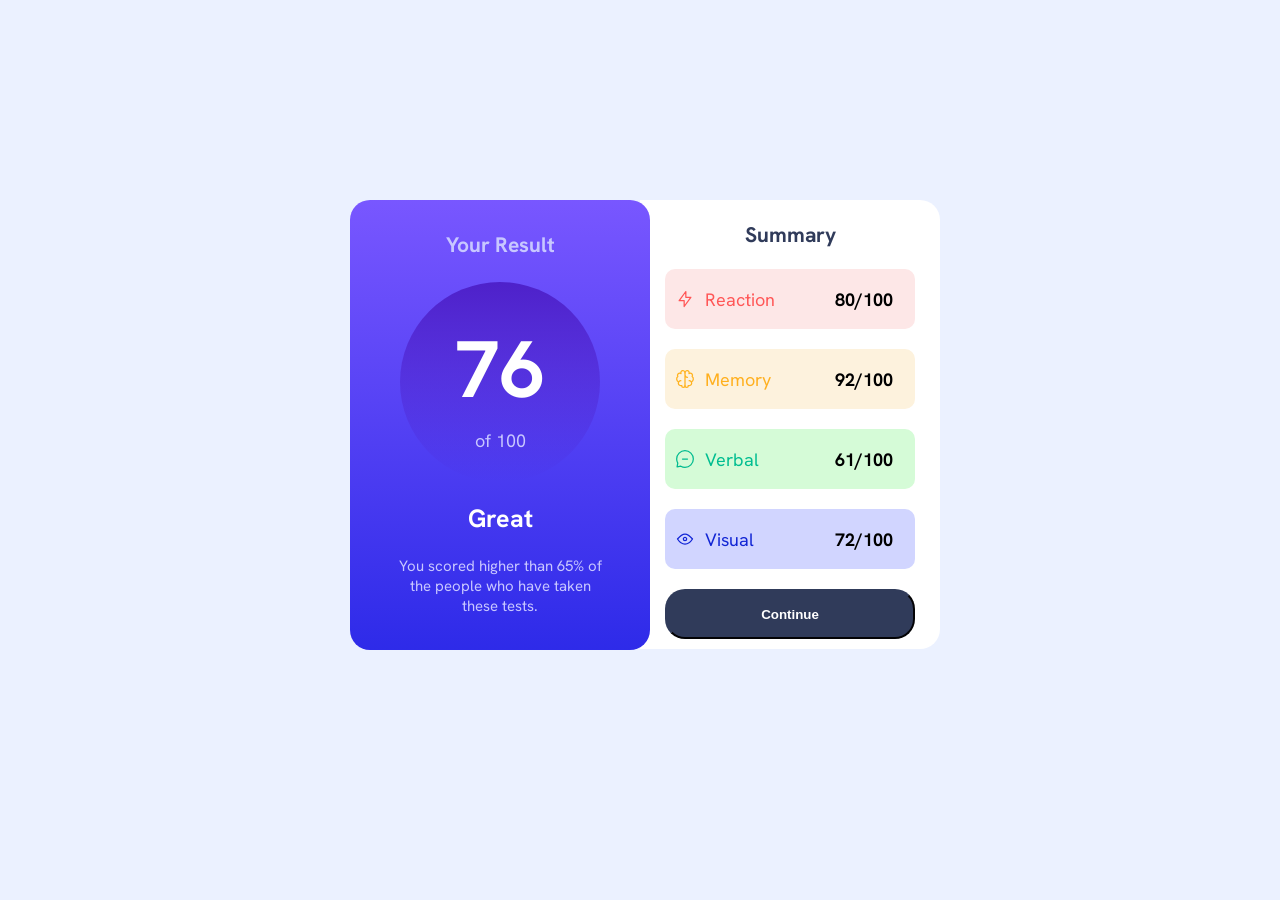
<file: index.html>
<!DOCTYPE html>
<html lang="en">

<head>
  <meta charset="UTF-8">
  <meta name="viewport" content="width=device-width, initial-scale=1.0">
  <!-- displays site properly based on user's device -->
  <link rel="preconnect" href="https://fonts.googleapis.com">
  <link rel="preconnect" href="https://fonts.gstatic.com" crossorigin>
  <link href="https://fonts.googleapis.com/css2?family=Hanken+Grotesk:ital,wght@0,100..900;1,100..900&display=swap"
    rel="stylesheet">
  <link rel="icon" type="image/png" sizes="32x32" href="./assets/images/favicon-32x32.png">


  <link rel="stylesheet" href="style.css">
  <title>Frontend Mentor | Results summary component</title>

  <!-- Feel free to remove these styles or customise in your own stylesheet 👍 -->
  <style>
    .attribution {
      font-size: 11px;
      text-align: center;
    }

    .attribution a {
      color: hsl(228, 45%, 44%);
    }
  </style>
</head>

<body>

  <div class="container">


    <div class="izquierdo">

      <div class="titulo">
        <h3>
          Your Result
        </h3>
      </div>

      <div class="circulo">


        <div class="interno-circulo">
          <h1 class="numero-principal-circulo">76</h1>
          <p class="alternativo-circulo">of 100</p>
        </div>

      </div>
      <div class="contenido-inferior">
        <h2>
          Great
        </h2>
        <p>
          You scored higher than 65% of the people who have taken these tests.
        </p>
      </div>
    </div>


    <div class="derecho">
      <div class="titulo-derecho">
        <h3>
          Summary
        </h3>

        <div class="resultados">
          <div class="cualidades reaction">
            <img class="icon" src="/assets/images/icon-reaction.svg" alt="">
            <a href="#">Reaction</a>
            <h4>80/100</h4>
          </div>

          <div class="cualidades">
            <div class="memory">
              <img class="icon" src="/assets/images/icon-memory.svg" alt="">
              <a href="#">Memory</a>
              <h4>92/100</h4>
            </div>

          </div>

          <div class="cualidades verbal">
            <img class="icon" src="/assets/images/icon-verbal.svg" alt="">
            <a href="#">Verbal</a>
            <h4>61/100</h4>
          </div>

          <div class="cualidades visual">
            <img class="icon" src="/assets/images/icon-visual.svg" alt="">
            <a href="#">Visual</a>
            <h4>72/100</h4>
          </div>

          <button class="boton">Continue</button>


        </div>

      </div>
    </div>
  </div>
</file>
<file: style.css>
body {
  font-family: "Hanken Grotesk", sans-serif;
  font-size: 18px;
  background-color: hsl(221, 100%, 96%);
}

.izquierdo {
  background: linear-gradient(hsl(252, 100%, 67%), hsl(241, 81%, 54%));
  color: white;
  border-radius: 20px;
  width: 300px;
  height: 450px;
  text-align: center;
  position: relative;
  left: 10px;
}

.titulo {
  font-family: "Hanken Grotesk", sans-serif;
  font-weight: bold;
  padding-top: 10px;
  margin-bottom: -30px;
  color: hsl(241, 100%, 89%);
}

.circulo {
  background: linear-gradient(hsla(256, 72%, 46%, 1), hsla(241, 72%, 46%, 0));
  width: 200px;
  height: 200px;
  border-radius: 50%;
  margin: 0 auto;
}

.interno-circulo h1 {
  font-size: 80px;
  padding-top: 35px;
  margin-bottom: -10px;
}

.interno-circulo p {
  color: hsl(241, 100%, 89%);
}

.contenido-inferior h2 {
  font-size: 25px;
}

.contenido-inferior p {
  font-size: 15px;
  width: 70%;
  margin: 0 auto;
  color: hsl(241, 100%, 89%);
}

.container {
  display: flex;
  justify-content: center;
  margin-top: 200px;
}

.derecho {
  background-color: white;
  color: white;
  width: 300px;
  height: 449px;
  border-radius: 0px 20px 20px 0px;
}

.titulo-derecho {
  color: hsl(224, 30%, 27%);
  text-align: center;
}

.resultados {
  display: flex;
  flex-direction: column;
}

.resultados a,
h4 {
  text-decoration: none;
  display: flex;
  flex-direction: row;
  color: black;
  text-align: center;
  width: 150px;
}

.resultados h4 {
  margin: auto;
}

.reaction {
  display: flex;
  align-items: center;
  background-color: hsl(0, 85%, 95%);
  border-radius: 10px;
  width: 250px;
  height: 60px;
  margin: auto;
  margin-bottom: 20px;
}

.reaction a {
  color: hsl(0, 100%, 67%);
}

.reaction img {
  margin-left: 10px;
}

.memory {
  display: flex;
  align-items: center;
  background-color: hsl(39, 89%, 93%);
  border-radius: 10px;
  width: 250px;
  height: 60px;
  margin: auto;
  margin-bottom: 20px;
  text-align: center;
}

.memory a {
  color: hsl(39, 100%, 56%);
}

.memory img {
  margin-left: 10px;
}

.verbal {
  display: flex;
  align-items: center;
  background-color: hsl(123, 83%, 91%);
  border-radius: 10px;
  width: 250px;
  height: 60px;
  margin: auto;
  margin-bottom: 20px;
}

.verbal a {
  color: hsl(166, 100%, 37%);
}

.verbal img {
  margin-left: 10px;
}

.visual {
  display: flex;
  align-items: center;
  background-color: hsl(235, 100%, 91%);
  border-radius: 10px;
  width: 250px;
  height: 60px;
  margin: auto;
  text-align: center;
}

.visual a {
  color: hsl(234, 85%, 45%);
}

.visual img {
  margin-left: 10px;
}

.resultados a {
  margin-right: 50px;
}

.icon {
  margin-right: 10px;
}

.boton {
  color: white;
  background-color: hsl(224, 30%, 27%);
  font-weight: bold;
  border-radius: 20px;
  width: 250px;
  height: 50px;
  text-align: center;
  margin: 0 auto;
  margin-top: 20px;
  cursor: pointer;
  border-color: hsl(224, 30%, 27%);
}

.boton:hover {
  background-color: hsl(241, 81%, 54%);
  color: white;
  transition: 0.5s;
}

.boton:not(:hover) {
  color: white;
  transition: 0.5s;
}

@media (max-width: 600px) {
  .container {
    display: flex;
    flex-direction: column;
    margin-top: 20px;
    width: 100%;
    justify-content: center;
    align-items: center;
  }
  .izquierdo {
    position: relative;
    left: 0px;
  }
  .derecho,
  .izquierdo {
    width: 375px;
  }
}

.centro {
  text-align: center;
}
</file>
